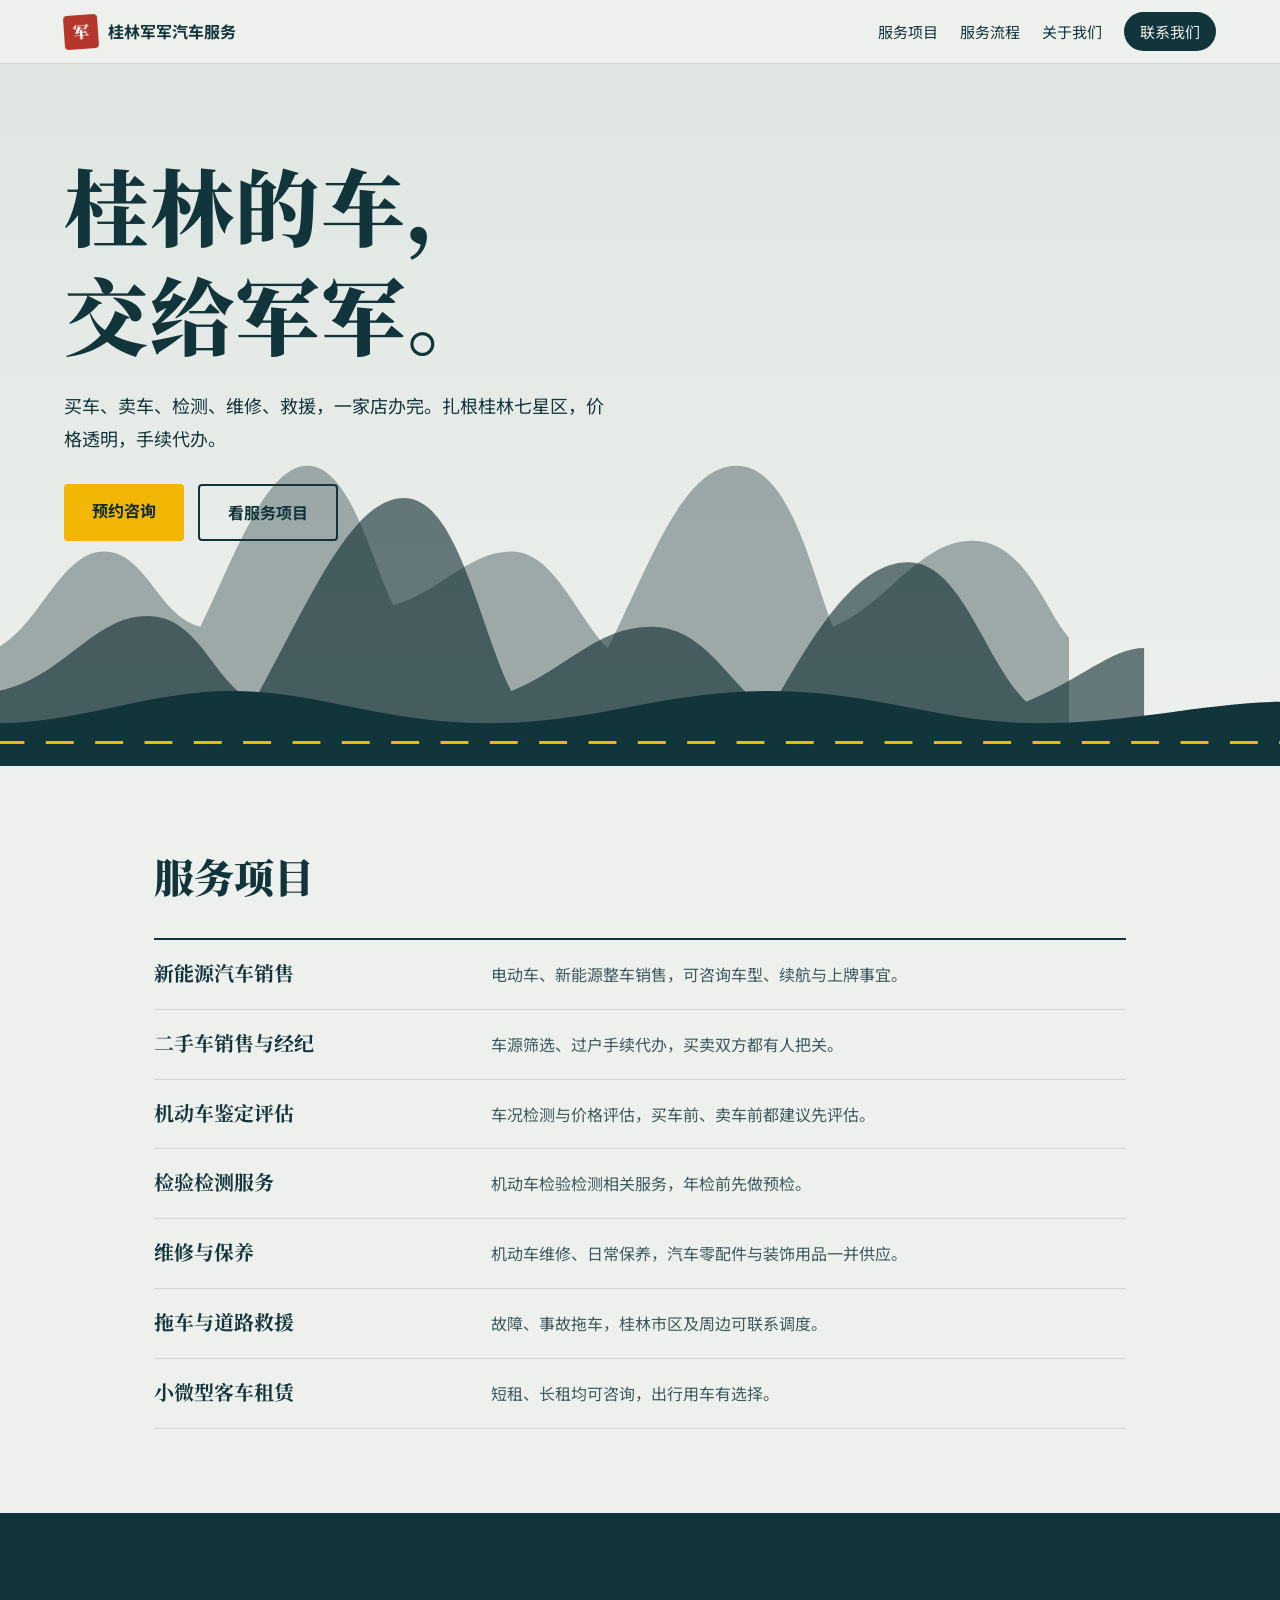
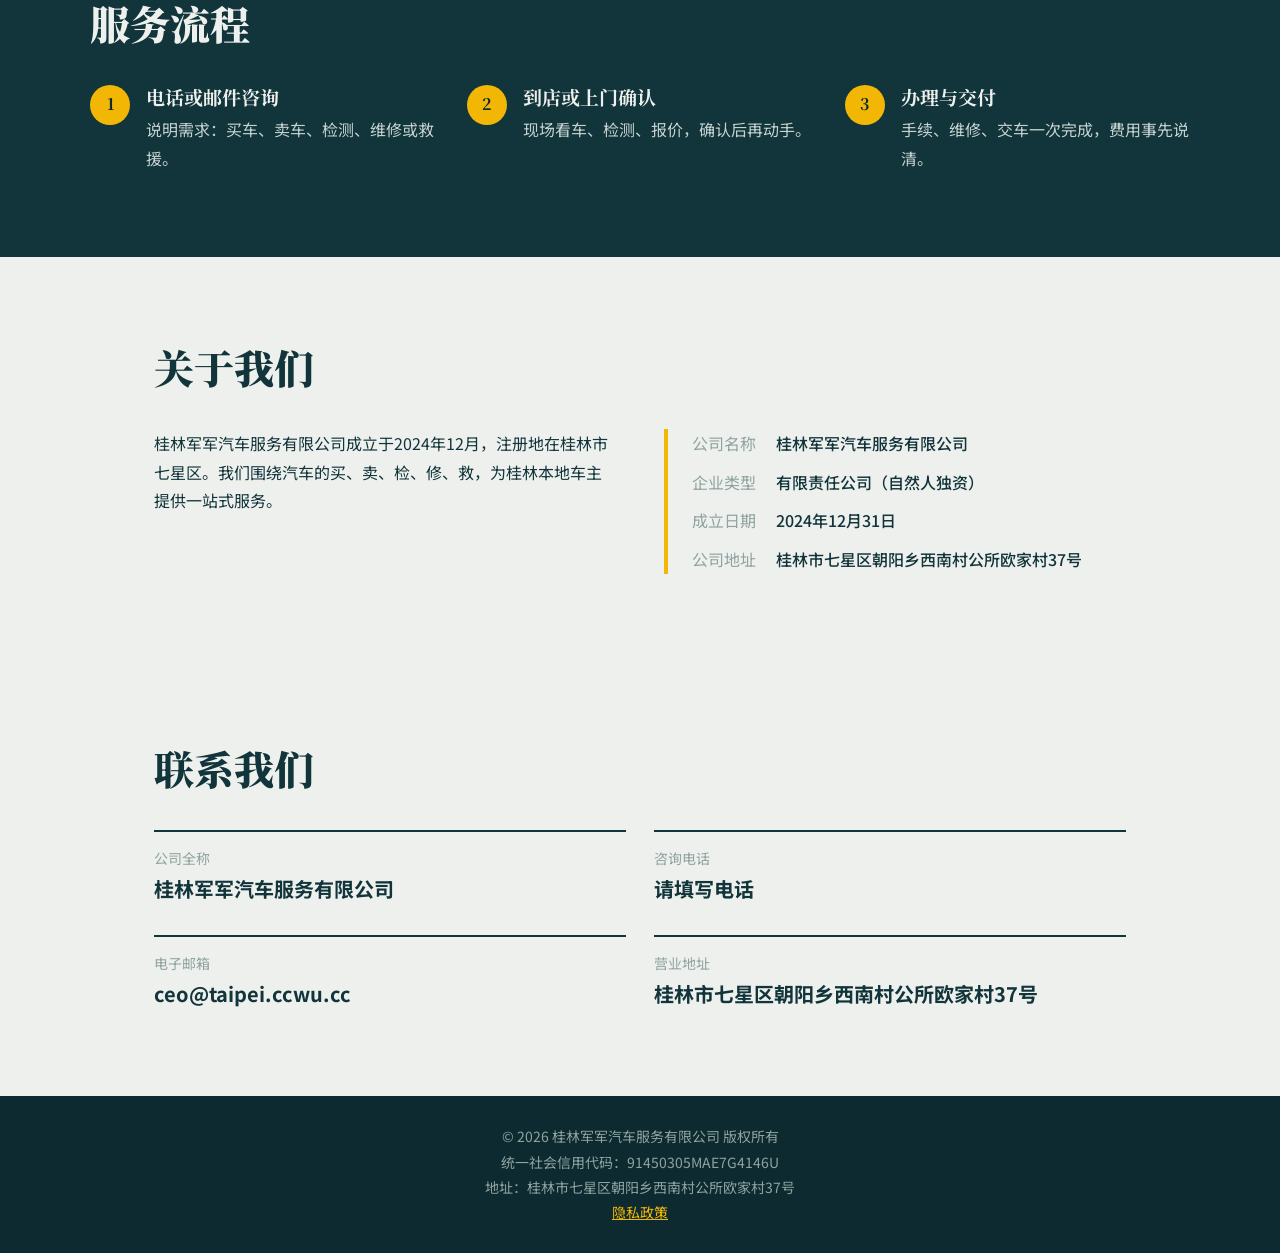
<file: index.html>
<!DOCTYPE html>
<html lang="zh-CN">
<head>
<meta charset="UTF-8">
<meta name="viewport" content="width=device-width, initial-scale=1">
<title>桂林军军汽车服务有限公司｜桂林七星区汽车销售、维修保养、二手车、道路救援</title>
<meta name="description" content="桂林军军汽车服务有限公司，位于桂林市七星区，提供新能源汽车与二手车销售、二手车经纪、机动车鉴定评估、维修保养、拖车救援、小微型客车租赁。">
<!-- Meta 网域验证：在商务管理平台取得代码后，取消注释并替换 -->
<!-- <meta name="facebook-domain-verification" content="在此填入验证码"> -->
<script type="application/ld+json">{"@context":"https://schema.org","@type":"AutoRepair","name":"桂林军军汽车服务有限公司","address":{"@type":"PostalAddress","addressCountry":"CN","addressRegion":"广西壮族自治区","addressLocality":"桂林市","streetAddress":"七星区朝阳乡西南村公所欧家村37号"}}</script>
<link rel="icon" href="favicon.svg" type="image/svg+xml">
<link rel="preconnect" href="https://fonts.googleapis.com">
<link rel="preconnect" href="https://fonts.gstatic.com" crossorigin>
<link href="https://fonts.googleapis.com/css2?family=Noto+Sans+SC:wght@400;500;700&family=Noto+Serif+SC:wght@600;900&display=swap" rel="stylesheet">
<link rel="stylesheet" href="style.css">
</head>
<body>

<header class="top">
  <a class="brand" href="#">
    <span class="seal">军</span>
    <span>桂林军军汽车服务</span>
  </a>
  <nav>
    <a href="#services">服务项目</a>
    <a href="#process">服务流程</a>
    <a href="#about">关于我们</a>
    <a href="#contact" class="nav-cta">联系我们</a>
  </nav>
</header>

<main>
<section class="hero">
  <div class="hero-text">
    <h1>桂林的车，<br>交给军军。</h1>
    <p>买车、卖车、检测、维修、救援，一家店办完。扎根桂林七星区，价格透明，手续代办。</p>
    <div class="hero-actions">
      <a class="btn" href="#contact">预约咨询</a>
      <a class="btn ghost" href="#services">看服务项目</a>
    </div>
  </div>
  <svg class="karst" viewBox="0 0 1200 360" preserveAspectRatio="xMidYMax slice" aria-hidden="true">
    <path d="M0 360V250c40-20 60-90 100-90s50 60 90 70c30-60 60-150 100-150s60 90 80 130c40-10 70-50 110-50s60 60 90 90c40-80 70-170 120-170s70 100 90 150c50-20 80-80 130-80s70 70 90 90V360z" fill="#0d2a30" opacity=".35"/>
    <path d="M0 360V290c60-10 90-70 140-70s60 60 100 80c50-90 90-190 140-190s70 120 100 180c50-20 80-60 130-60s70 50 110 80c40-70 80-140 130-140s70 90 110 130c50-20 80-50 110-50V360z" fill="#0d2a30" opacity=".6"/>
    <path d="M0 360V320c80 0 140-30 220-30s140 30 240 30 160-30 260-30 160 30 250 30 160-20 230-20V360z" fill="#12343B"/>
    <path d="M0 338h1200" stroke="#F2B705" stroke-width="3" stroke-dasharray="26 20"/>
  </svg>
</section>

<section id="services" class="block">
  <h2>服务项目</h2>
  <ul class="rows">
    <li><h3>新能源汽车销售</h3><p>电动车、新能源整车销售，可咨询车型、续航与上牌事宜。</p></li>
    <li><h3>二手车销售与经纪</h3><p>车源筛选、过户手续代办，买卖双方都有人把关。</p></li>
    <li><h3>机动车鉴定评估</h3><p>车况检测与价格评估，买车前、卖车前都建议先评估。</p></li>
    <li><h3>检验检测服务</h3><p>机动车检验检测相关服务，年检前先做预检。</p></li>
    <li><h3>维修与保养</h3><p>机动车维修、日常保养，汽车零配件与装饰用品一并供应。</p></li>
    <li><h3>拖车与道路救援</h3><p>故障、事故拖车，桂林市区及周边可联系调度。</p></li>
    <li><h3>小微型客车租赁</h3><p>短租、长租均可咨询，出行用车有选择。</p></li>
  </ul>
</section>

<section id="process" class="block alt">
  <h2>服务流程</h2>
  <ol class="steps">
    <li><b>1</b><div><h3>电话或邮件咨询</h3><p>说明需求：买车、卖车、检测、维修或救援。</p></div></li>
    <li><b>2</b><div><h3>到店或上门确认</h3><p>现场看车、检测、报价，确认后再动手。</p></div></li>
    <li><b>3</b><div><h3>办理与交付</h3><p>手续、维修、交车一次完成，费用事先说清。</p></div></li>
  </ol>
</section>

<section id="about" class="block">
  <h2>关于我们</h2>
  <div class="about">
    <p>桂林军军汽车服务有限公司成立于2024年12月，注册地在桂林市七星区。我们围绕汽车的买、卖、检、修、救，为桂林本地车主提供一站式服务。</p>
    <dl class="facts">
      <dt>公司名称</dt><dd>桂林军军汽车服务有限公司</dd>
      <dt>企业类型</dt><dd>有限责任公司（自然人独资）</dd>
      <dt>成立日期</dt><dd>2024年12月31日</dd>
      <dt>公司地址</dt><dd>桂林市七星区朝阳乡西南村公所欧家村37号</dd>
    </dl>
  </div>
</section>

<section id="contact" class="block contact">
  <h2>联系我们</h2>
  <div class="contact-grid">
    <div><span class="label">公司全称</span><span>桂林军军汽车服务有限公司</span></div>
    <div><span class="label">咨询电话</span><a href="tel:00000000000">请填写电话</a></div>
    <div><span class="label">电子邮箱</span><a href="mailto:ceo@taipei.ccwu.cc">ceo@taipei.ccwu.cc</a></div>
    <div><span class="label">营业地址</span><span>桂林市七星区朝阳乡西南村公所欧家村37号</span></div>
  </div>
</section>
</main>

<footer>
  <p>© <span id="y">2025</span> 桂林军军汽车服务有限公司 版权所有</p>
  <p>统一社会信用代码：91450305MAE7G4146U</p>
  <p>地址：桂林市七星区朝阳乡西南村公所欧家村37号</p>
  <p><a href="privacy.html">隐私政策</a></p>
  <!-- 备案号：取得ICP备案后填写，例如 桂ICP备XXXXXXXX号 -->
</footer>

<script src="script.js"></script>
</body>
</html>
</file>
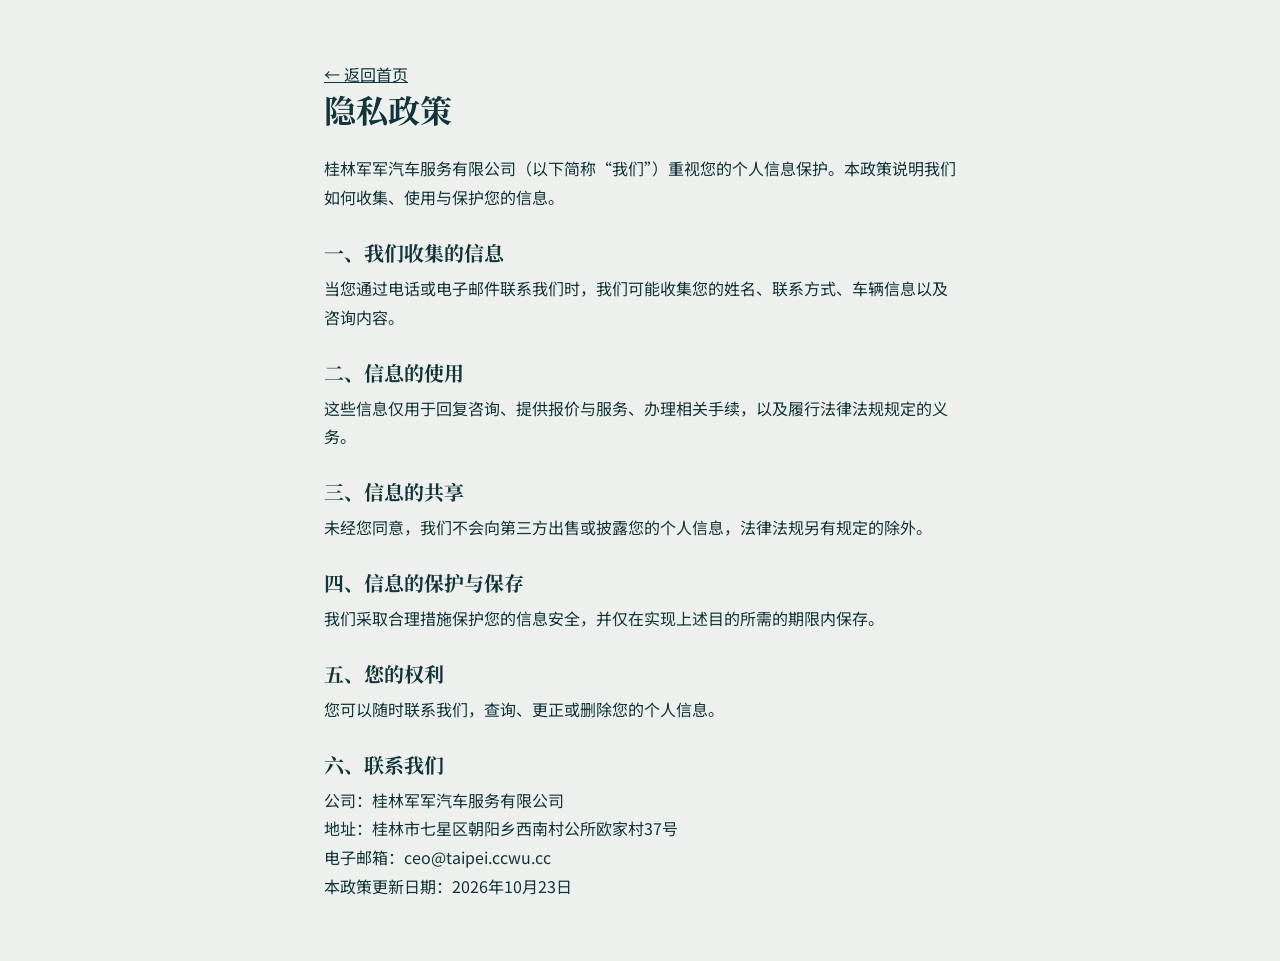
<file: privacy.html>
<!DOCTYPE html>
<html lang="zh-CN"><head><meta charset="UTF-8"><meta name="viewport" content="width=device-width, initial-scale=1">
<title>隐私政策｜桂林军军汽车服务有限公司</title>
<link rel="icon" href="favicon.svg" type="image/svg+xml">
<link href="https://fonts.googleapis.com/css2?family=Noto+Sans+SC:wght@400;700&family=Noto+Serif+SC:wght@900&display=swap" rel="stylesheet">
<link rel="stylesheet" href="style.css"></head>
<body><main class="doc">
<p><a href="index.html">← 返回首页</a></p>
<h1>隐私政策</h1>
<p>桂林军军汽车服务有限公司（以下简称“我们”）重视您的个人信息保护。本政策说明我们如何收集、使用与保护您的信息。</p>
<h2>一、我们收集的信息</h2>
<p>当您通过电话或电子邮件联系我们时，我们可能收集您的姓名、联系方式、车辆信息以及咨询内容。</p>
<h2>二、信息的使用</h2>
<p>这些信息仅用于回复咨询、提供报价与服务、办理相关手续，以及履行法律法规规定的义务。</p>
<h2>三、信息的共享</h2>
<p>未经您同意，我们不会向第三方出售或披露您的个人信息，法律法规另有规定的除外。</p>
<h2>四、信息的保护与保存</h2>
<p>我们采取合理措施保护您的信息安全，并仅在实现上述目的所需的期限内保存。</p>
<h2>五、您的权利</h2>
<p>您可以随时联系我们，查询、更正或删除您的个人信息。</p>
<h2>六、联系我们</h2>
<p>公司：桂林军军汽车服务有限公司<br>地址：桂林市七星区朝阳乡西南村公所欧家村37号<br>电子邮箱：ceo@taipei.ccwu.cc</p>
<p>本政策更新日期：2026年10月23日</p>
</main></body></html>
</file>
<file: style.css>
:root{--mist:#EDF0EC;--ink:#12343B;--ink2:#0d2a30;--haze:#8FA3A0;--sign:#F2B705;--seal:#B5362B;--line:#cfd8d4}
*{box-sizing:border-box;margin:0;padding:0}
html{scroll-behavior:smooth}
body{font-family:"Noto Sans SC","PingFang SC","Microsoft YaHei",sans-serif;background:var(--mist);color:var(--ink);line-height:1.8;font-size:16px}
h1,h2,h3{font-family:"Noto Serif SC","Songti SC",serif;line-height:1.3}
a{color:inherit}
:focus-visible{outline:3px solid var(--sign);outline-offset:3px}

.top{position:sticky;top:0;z-index:10;display:flex;justify-content:space-between;align-items:center;padding:12px 5vw;background:rgba(237,240,236,.92);backdrop-filter:blur(8px);border-bottom:1px solid var(--line)}
.brand{display:flex;align-items:center;gap:10px;text-decoration:none;font-weight:700}
.seal{display:inline-grid;place-items:center;width:34px;height:34px;background:var(--seal);color:#fff;font-family:"Noto Serif SC",serif;font-weight:900;border-radius:4px;transform:rotate(-4deg)}
nav{display:flex;gap:22px;align-items:center}
nav a{text-decoration:none;font-size:15px}
nav a:hover{color:var(--seal)}
.nav-cta{background:var(--ink);color:var(--mist);padding:6px 16px;border-radius:999px}
.nav-cta:hover{color:var(--sign)}

.hero{position:relative;min-height:78vh;background:linear-gradient(#dfe6e2,var(--mist));overflow:hidden;display:flex;align-items:center;padding:0 5vw 140px}
.hero-text{position:relative;z-index:2;max-width:640px}
.hero h1{font-size:clamp(40px,7vw,84px);font-weight:900;letter-spacing:.02em}
.hero p{margin:22px 0 30px;max-width:30em;font-size:18px}
.hero-actions{display:flex;gap:14px;flex-wrap:wrap}
.btn{display:inline-block;padding:12px 28px;background:var(--sign);color:var(--ink2);font-weight:700;text-decoration:none;border-radius:4px;transition:transform .15s}
.btn:hover{transform:translateY(-2px)}
.btn.ghost{background:transparent;border:2px solid var(--ink);color:var(--ink)}
.karst{position:absolute;left:0;right:0;bottom:0;width:100%;height:55%;z-index:1}

.block{padding:84px 5vw;max-width:1100px;margin:0 auto}
.block.alt{max-width:none;background:var(--ink);color:var(--mist)}
.block.alt>*{max-width:1100px;margin-left:auto;margin-right:auto}
.block h2{font-size:clamp(28px,4vw,40px);margin-bottom:36px;font-weight:900}

.rows{list-style:none;border-top:2px solid var(--ink)}
.rows li{display:grid;grid-template-columns:minmax(160px,1fr) 2fr;gap:20px;padding:20px 0;border-bottom:1px solid var(--line)}
.rows h3{font-size:20px}
.rows p{color:#3d5a5f}

.steps{list-style:none;display:grid;grid-template-columns:repeat(3,1fr);gap:32px}
.steps li{display:flex;gap:16px}
.steps b{flex:none;display:grid;place-items:center;width:40px;height:40px;border-radius:50%;background:var(--sign);color:var(--ink2);font-family:"Noto Serif SC",serif}
.steps h3{font-size:19px;margin-bottom:6px}
.steps p{color:#c5d3d0}

.about{display:grid;grid-template-columns:1fr 1fr;gap:48px;align-items:start}
.facts{display:grid;grid-template-columns:auto 1fr;gap:10px 20px;border-left:4px solid var(--sign);padding-left:24px}
.facts dt{color:var(--haze)}
.facts dd{font-weight:500}

.contact-grid{display:grid;grid-template-columns:repeat(2,1fr);gap:28px}
.contact-grid>div{border-top:2px solid var(--ink);padding-top:14px}
.label{display:block;color:var(--haze);font-size:14px}
.contact-grid a,.contact-grid span:not(.label){font-size:20px;font-weight:700;text-decoration:none}

footer{background:var(--ink2);color:var(--haze);text-align:center;padding:28px 5vw;font-size:14px}

@media(max-width:760px){
  nav a:not(.nav-cta){display:none}
  .rows li,.about,.steps,.contact-grid{grid-template-columns:1fr}
  .hero{min-height:70vh}
}
@media(prefers-reduced-motion:reduce){html{scroll-behavior:auto}.btn{transition:none}}

footer a{color:var(--sign)}
.doc{max-width:760px;margin:0 auto;padding:60px 5vw}.doc h1{margin-bottom:24px}.doc h2{font-size:20px;margin:28px 0 8px}
</file>
